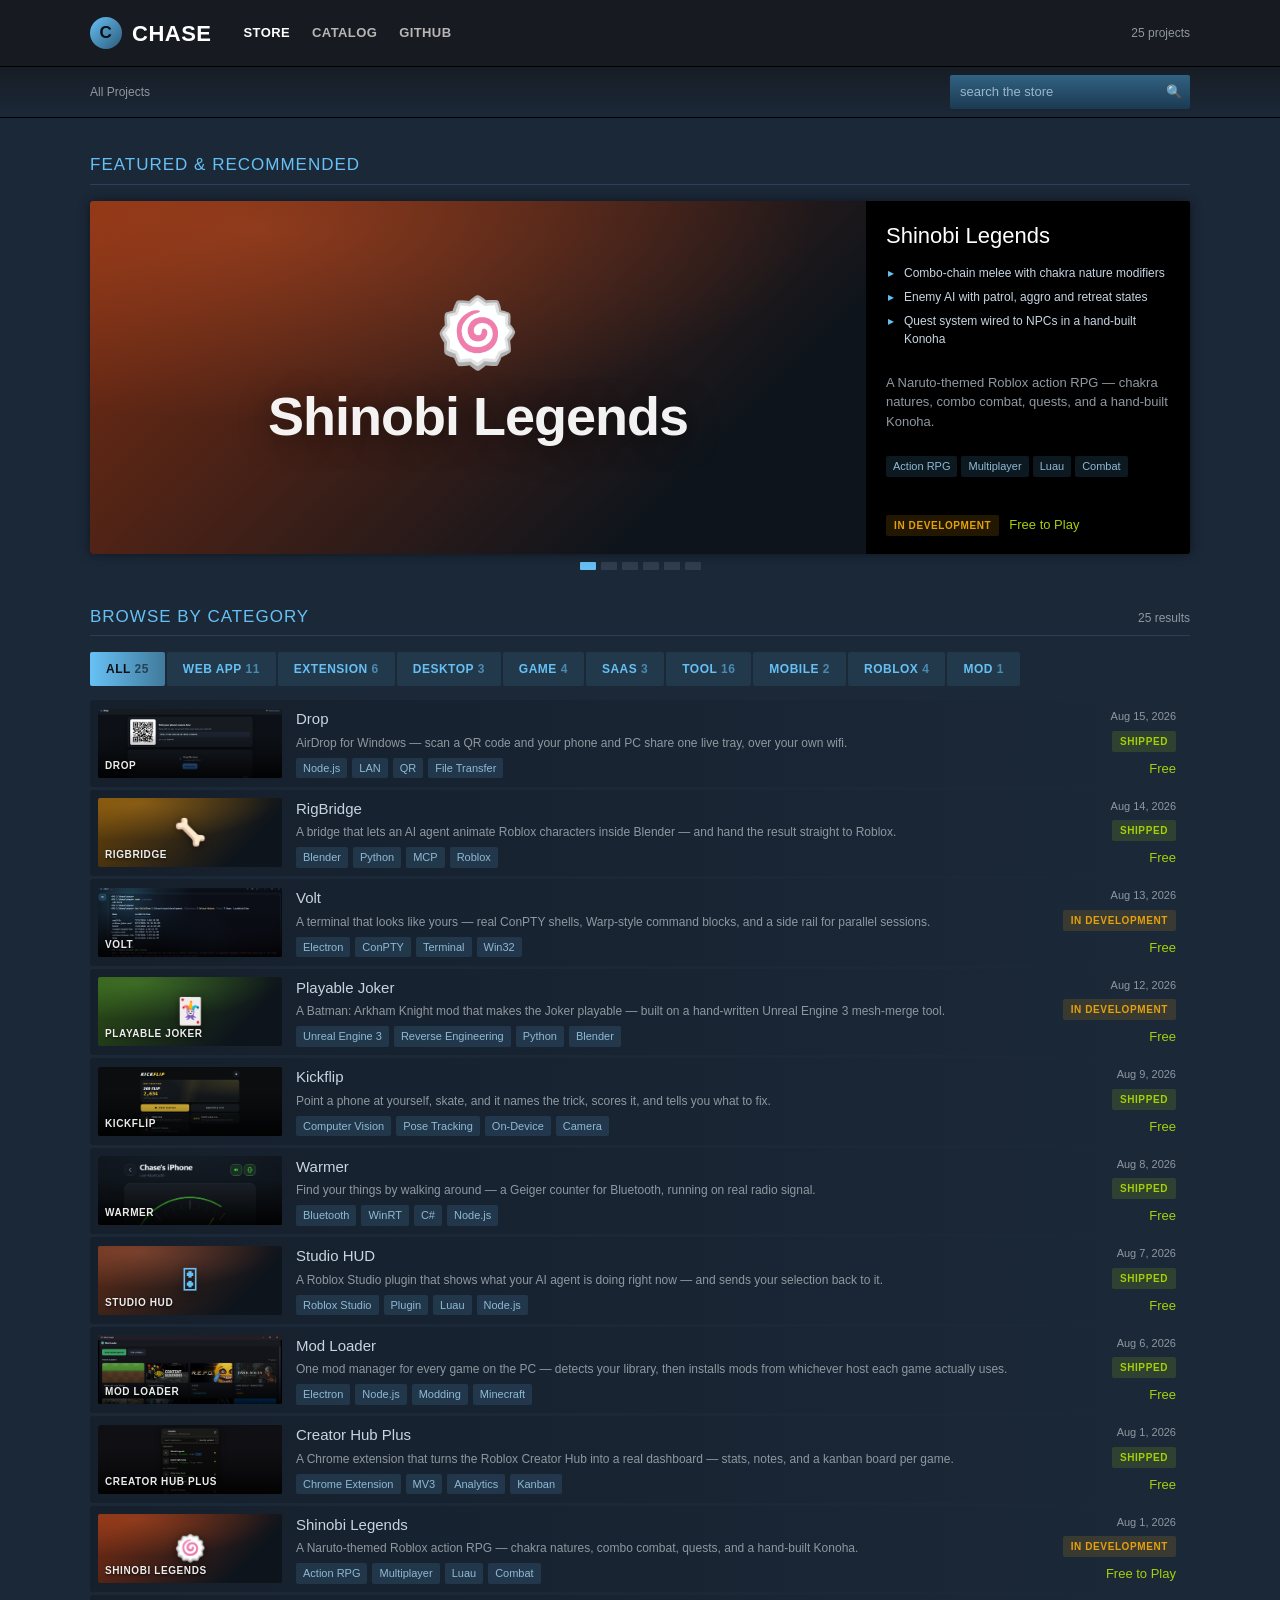
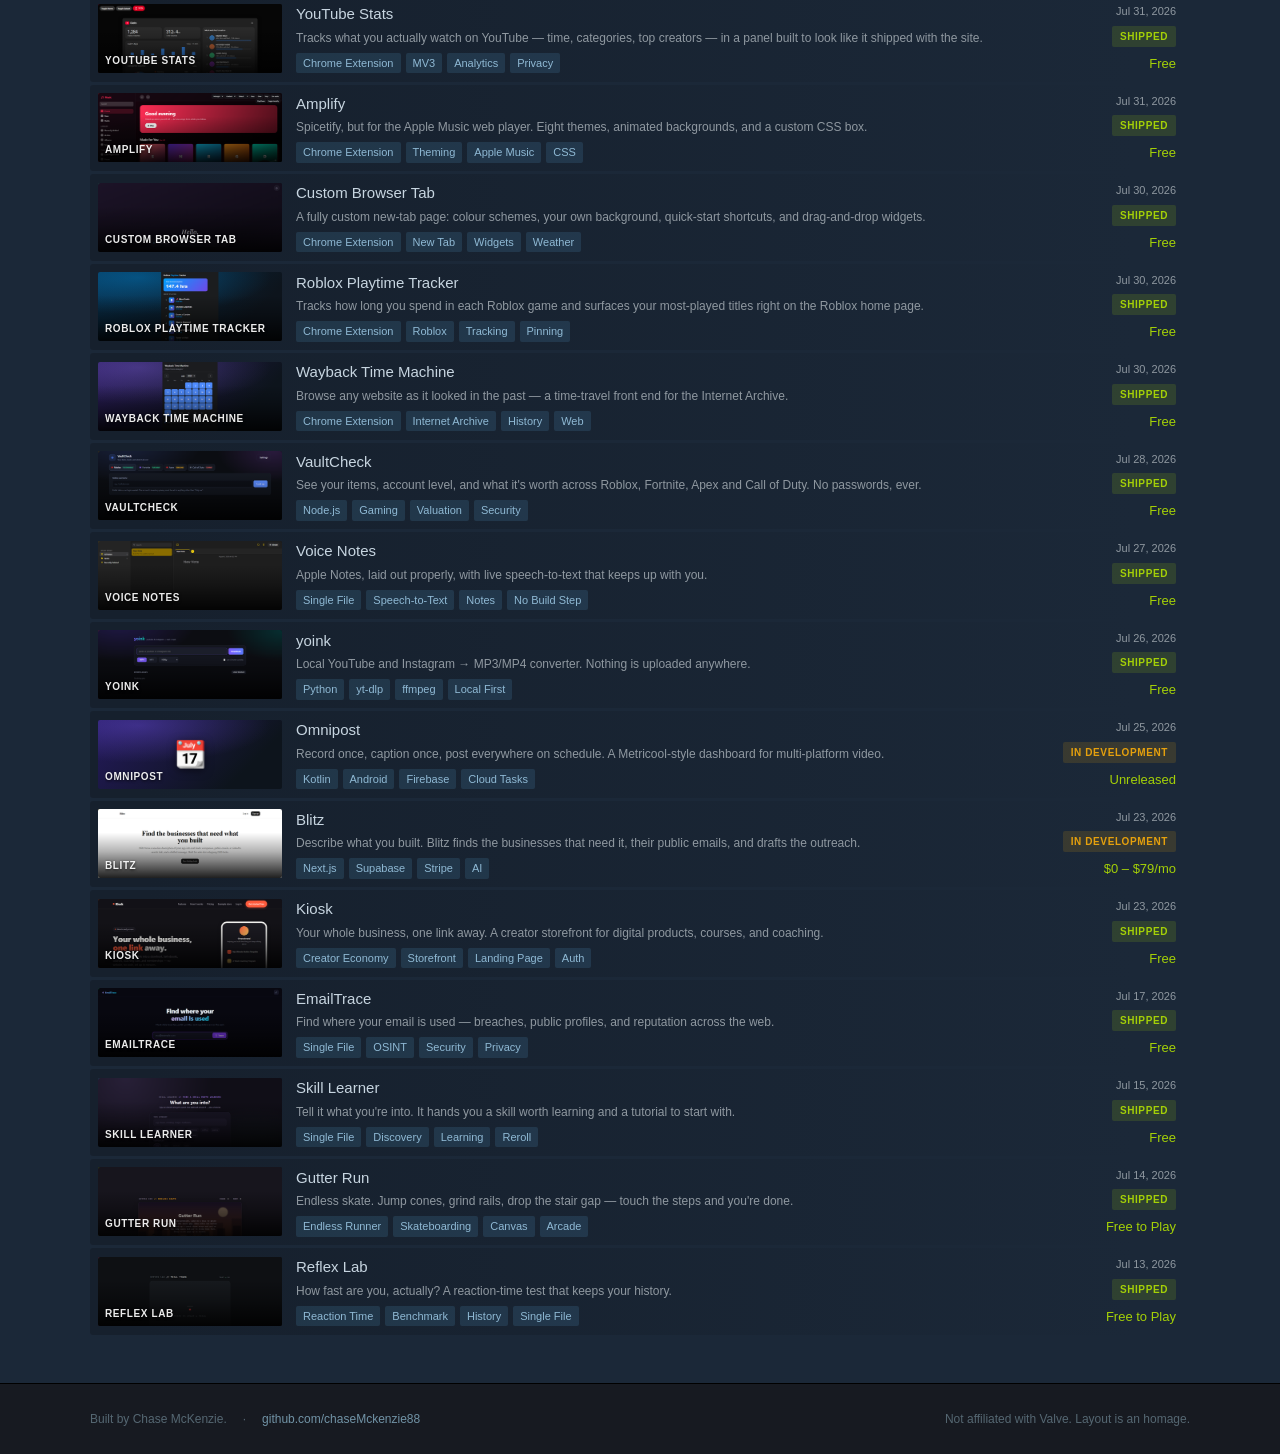
<file: index.html>
<!doctype html>
<html lang="en">
<head>
<meta charset="utf-8">
<meta name="viewport" content="width=device-width, initial-scale=1">
<title>Chase McKenzie — Project Store</title>
<meta name="description" content="Everything I've built, laid out like a store page. Web apps, Chrome extensions, games and SaaS.">
<link rel="icon" href="data:image/svg+xml,<svg xmlns='http://www.w3.org/2000/svg' viewBox='0 0 100 100'><text y='.9em' font-size='90'>🕹️</text></svg>">
<link rel="stylesheet" href="css/steam.css">
</head>
<body>

<header class="topbar">
  <div class="wrap">
    <a class="brand" href="index.html"><span class="mark">C</span> CHASE</a>
    <nav class="mainnav">
      <a href="index.html" class="on">Store</a>
      <a href="#catalog">Catalog</a>
      <a href="https://github.com/chaseMckenzie88" target="_blank" rel="noopener">GitHub</a>
    </nav>
    <div class="topbar-right">
      <span id="count-badge" style="font-size:12px;color:#8f98a0"></span>
    </div>
  </div>
</header>

<div class="storebar">
  <div class="wrap">
    <span class="crumb">All Projects</span>
    <div class="searchbox">
      <input id="q" type="search" placeholder="search the store" autocomplete="off">
      <span class="ico">🔍</span>
    </div>
  </div>
</div>

<main class="wrap">

  <section class="section">
    <div class="section-h">
      <h2>Featured &amp; Recommended</h2>
    </div>
    <div class="feature" id="feature">
      <div class="feature-track" id="feature-track"></div>
      <button class="feature-nav prev" id="f-prev" aria-label="Previous">‹</button>
      <button class="feature-nav next" id="f-next" aria-label="Next">›</button>
    </div>
    <div class="feature-dots" id="feature-dots"></div>
  </section>

  <section class="section" id="catalog">
    <div class="section-h">
      <h2>Browse by Category</h2>
      <span class="right" id="result-count"></span>
    </div>
    <div class="tabs" id="tabs"></div>
    <div class="rows" id="rows"></div>
  </section>

</main>

<footer class="foot">
  <div class="wrap">
    <span>Built by Chase McKenzie.</span>
    <span>·</span>
    <a href="https://github.com/chaseMckenzie88" target="_blank" rel="noopener">github.com/chaseMckenzie88</a>
    <span style="margin-left:auto">Not affiliated with Valve. Layout is an homage.</span>
  </div>
</footer>

<script src="js/data.js"></script>
<script src="js/ui.js"></script>
<script src="js/store.js"></script>
</body>
</html>
</file>
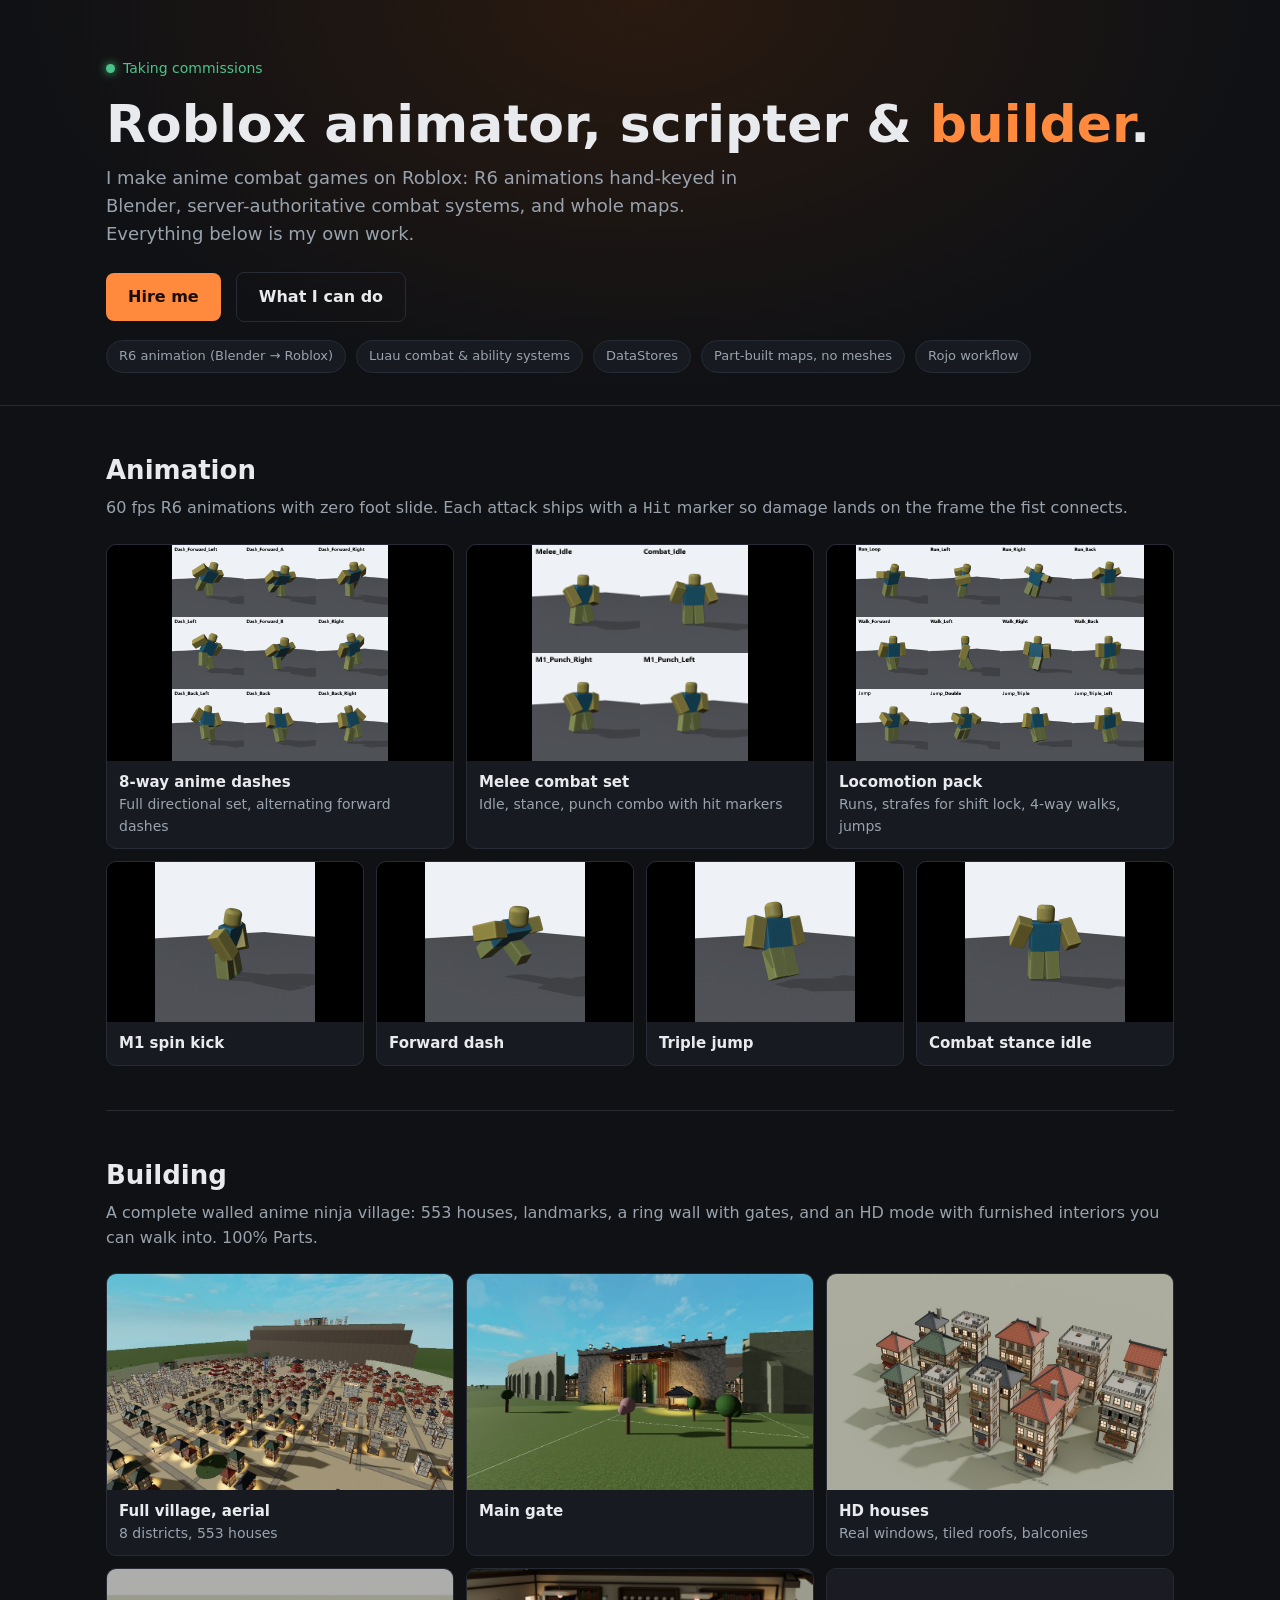
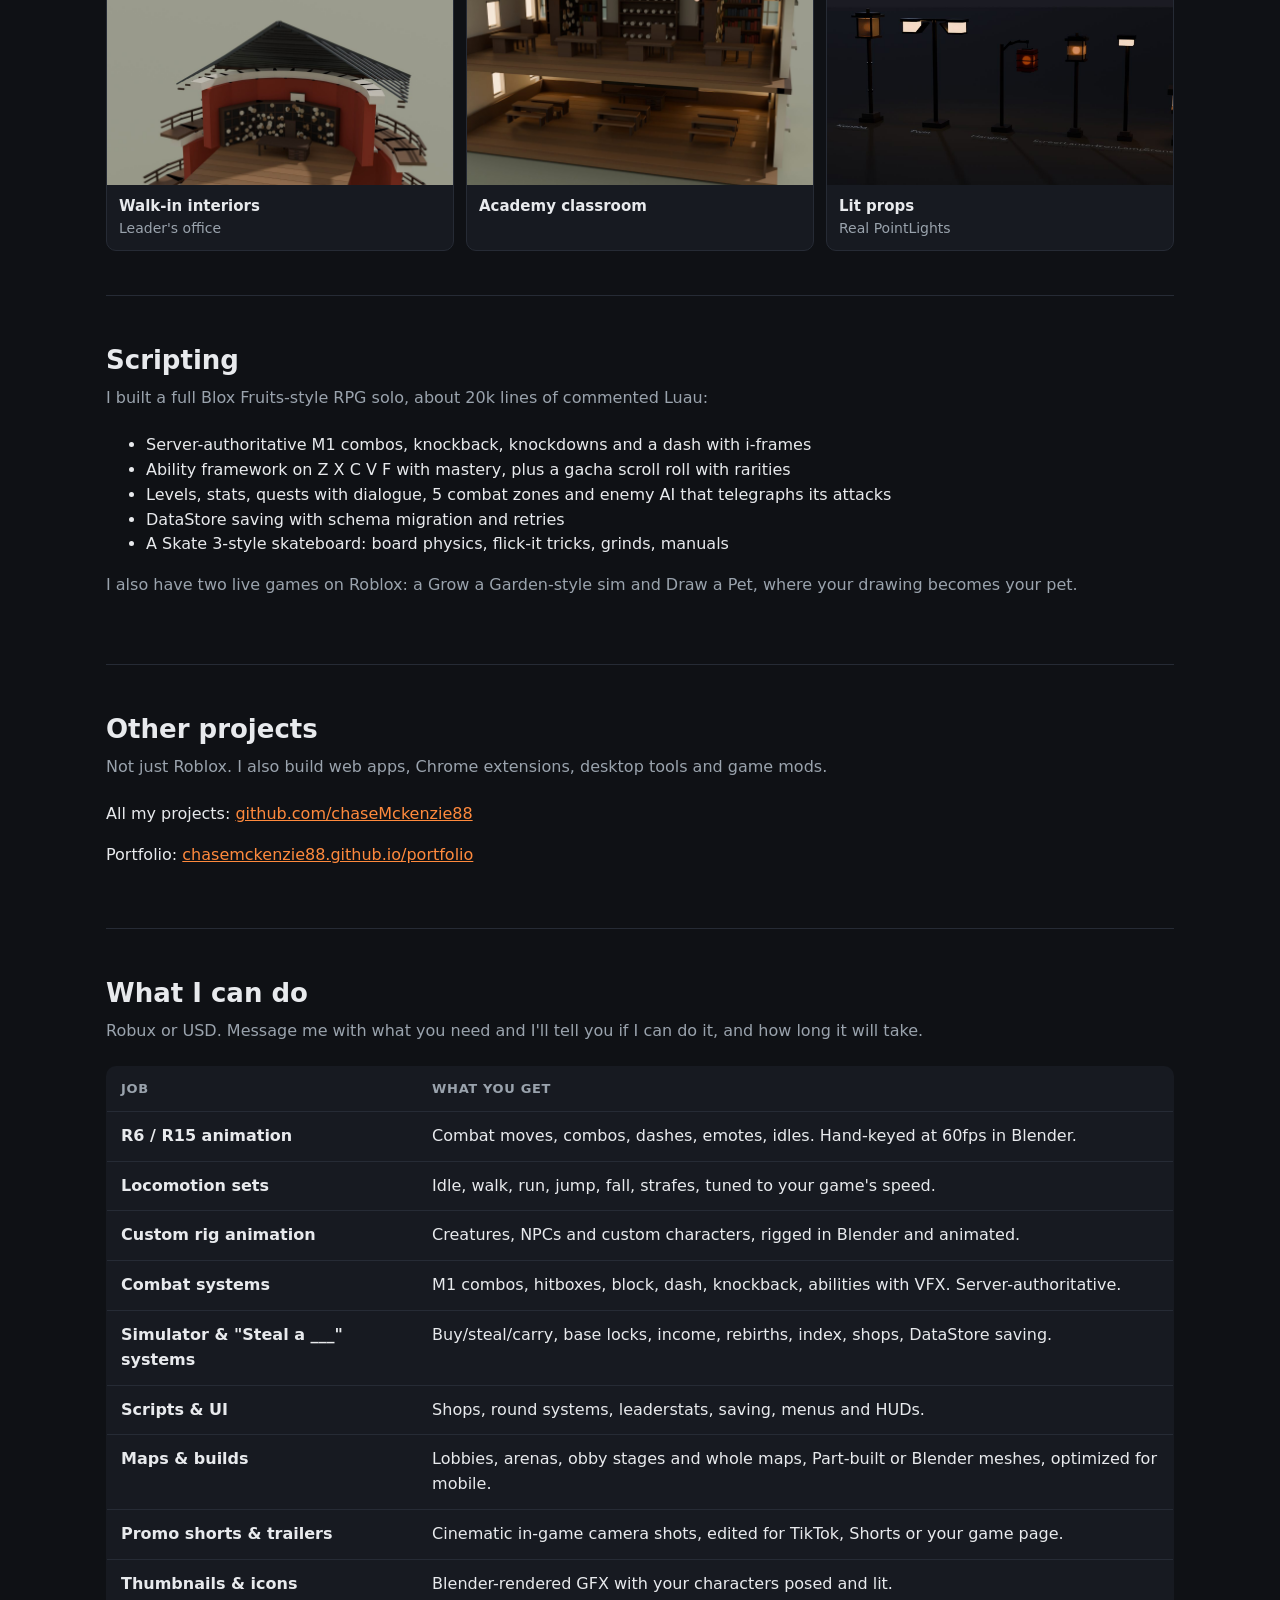
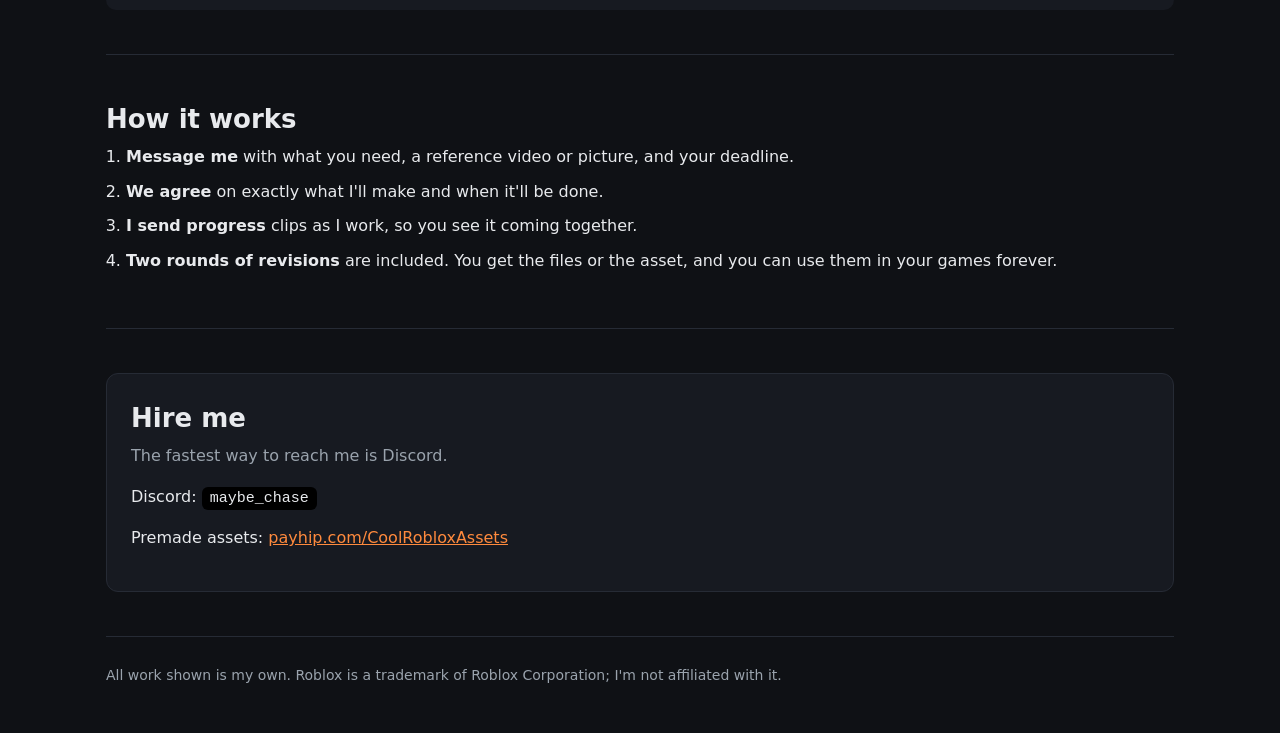
<file: commissions/index.html>
<!doctype html>
<html lang="en">
<head>
<meta charset="utf-8">
<meta name="viewport" content="width=device-width, initial-scale=1">
<title>Chase: Roblox Commissions</title>
<meta name="description" content="Roblox R6 animator, scripter and builder taking commissions: combat systems, anime animations, full maps.">
<link rel="icon" href="data:image/svg+xml,<svg xmlns='http://www.w3.org/2000/svg' viewBox='0 0 100 100'><text y='.9em' font-size='90'>⚔️</text></svg>">
<style>
:root{--bg:#0f1115;--panel:#171a21;--line:#262b35;--ink:#e8eaed;--dim:#9aa3ad;--accent:#ff8a3d;--ok:#4cc38a}
*{box-sizing:border-box}
body{margin:0;background:var(--bg);color:var(--ink);font:16px/1.55 system-ui,Segoe UI,Roboto,sans-serif}
a{color:var(--accent)}
.wrap{max-width:1100px;margin:0 auto;padding:0 16px}
header{padding:56px 0 32px;border-bottom:1px solid var(--line);background:radial-gradient(ellipse at top,#2a1a10 0%,var(--bg) 70%)}
h1{font-size:clamp(30px,6vw,52px);line-height:1.05;margin:0 0 12px}
h1 span{color:var(--accent)}
.lede{color:var(--dim);font-size:18px;max-width:640px;margin:0 0 24px}
.status{display:inline-flex;align-items:center;gap:8px;font-size:14px;color:var(--ok);margin-bottom:18px}
.status::before{content:"";width:9px;height:9px;border-radius:50%;background:var(--ok);box-shadow:0 0 10px var(--ok)}
.cta{display:inline-block;background:var(--accent);color:#1a0d04;font-weight:700;padding:12px 22px;border-radius:8px;text-decoration:none;margin-right:10px}
.cta.ghost{background:transparent;color:var(--ink);border:1px solid var(--line)}
section{padding:44px 0;border-bottom:1px solid var(--line)}
h2{font-size:26px;margin:0 0 6px}
.sub{color:var(--dim);margin:0 0 22px}
.grid{display:grid;gap:12px;grid-template-columns:repeat(auto-fill,minmax(250px,1fr))}
.grid.big{grid-template-columns:repeat(auto-fill,minmax(330px,1fr))}
figure{margin:0;background:var(--panel);border:1px solid var(--line);border-radius:10px;overflow:hidden}
figure img{display:block;width:100%;height:auto;aspect-ratio:16/10;object-fit:cover;background:#000}
figure.gif img{object-fit:contain}
figcaption{padding:10px 12px;font-size:14px;color:var(--dim)}
figcaption b{color:var(--ink);display:block;font-size:15px}
.facts{display:flex;flex-wrap:wrap;gap:10px;margin:18px 0 0}
.facts span{background:var(--panel);border:1px solid var(--line);border-radius:999px;padding:5px 12px;font-size:13px;color:var(--dim)}
table{width:100%;border-collapse:collapse;background:var(--panel);border:1px solid var(--line);border-radius:10px;overflow:hidden}
th,td{text-align:left;padding:12px 14px;border-bottom:1px solid var(--line);vertical-align:top}
th{font-size:13px;text-transform:uppercase;letter-spacing:.05em;color:var(--dim);font-weight:600}
td.p{white-space:nowrap;font-weight:700}
td.p small{display:block;font-weight:400;color:var(--dim)}
tr:last-child td{border-bottom:0}
.tablewrap{overflow-x:auto}
ol.steps{padding-left:20px;margin:0}
ol.steps li{margin:0 0 10px}
.contact{background:var(--panel);border:1px solid var(--line);border-radius:12px;padding:24px}
.contact code{background:#000;padding:3px 8px;border-radius:6px;font-size:15px}
footer{padding:28px 0 48px;color:var(--dim);font-size:14px}
</style>
</head>
<body>

<header>
  <div class="wrap">
    <div class="status" id="status">Taking commissions</div>
    <h1>Roblox animator, scripter &amp; <span>builder</span>.</h1>
    <p class="lede">I make anime combat games on Roblox: R6 animations hand-keyed in Blender, server-authoritative combat systems, and whole maps. Everything below is my own work.</p>
    <a class="cta" href="#contact">Hire me</a>
    <a class="cta ghost" href="#services">What I can do</a>
    <div class="facts">
      <span>R6 animation (Blender → Roblox)</span><span>Luau combat &amp; ability systems</span><span>DataStores</span><span>Part-built maps, no meshes</span><span>Rojo workflow</span>
    </div>
  </div>
</header>

<main class="wrap">

<section id="animation">
  <h2>Animation</h2>
  <p class="sub">60 fps R6 animations with zero foot slide. Each attack ships with a <code>Hit</code> marker so damage lands on the frame the fist connects.</p>
  <div class="grid big">
    <figure class="gif"><img loading="lazy" src="media/dashes.gif" alt="8-way anime dash set"><figcaption><b>8-way anime dashes</b>Full directional set, alternating forward dashes</figcaption></figure>
    <figure class="gif"><img loading="lazy" src="media/melee.gif" alt="Melee combat set"><figcaption><b>Melee combat set</b>Idle, stance, punch combo with hit markers</figcaption></figure>
    <figure class="gif"><img loading="lazy" src="media/R6-LocomotionPack.gif" alt="Locomotion pack"><figcaption><b>Locomotion pack</b>Runs, strafes for shift lock, 4-way walks, jumps</figcaption></figure>
  </div>
  <div class="grid" style="margin-top:12px">
    <figure class="gif"><img loading="lazy" src="media/M1_Spin_Kick.gif" alt="Spin kick"><figcaption><b>M1 spin kick</b></figcaption></figure>
    <figure class="gif"><img loading="lazy" src="media/Dash_Forward_A.gif" alt="Forward dash"><figcaption><b>Forward dash</b></figcaption></figure>
    <figure class="gif"><img loading="lazy" src="media/Jump_Triple.gif" alt="Triple jump"><figcaption><b>Triple jump</b></figcaption></figure>
    <figure class="gif"><img loading="lazy" src="media/Combat_Idle.gif" alt="Combat idle"><figcaption><b>Combat stance idle</b></figcaption></figure>
  </div>
</section>

<section id="building">
  <h2>Building</h2>
  <p class="sub">A complete walled anime ninja village: 553 houses, landmarks, a ring wall with gates, and an HD mode with furnished interiors you can walk into. 100% Parts.</p>
  <div class="grid big">
    <figure><img loading="lazy" src="media/01-aerial.jpg" alt="Village aerial"><figcaption><b>Full village, aerial</b>8 districts, 553 houses</figcaption></figure>
    <figure><img loading="lazy" src="media/05-main-gate.jpg" alt="Main gate"><figcaption><b>Main gate</b></figcaption></figure>
    <figure><img loading="lazy" src="media/12-hd-houses.jpg" alt="HD houses"><figcaption><b>HD houses</b>Real windows, tiled roofs, balconies</figcaption></figure>
    <figure><img loading="lazy" src="media/13-interior-kage-office.jpg" alt="Office interior"><figcaption><b>Walk-in interiors</b>Leader's office</figcaption></figure>
    <figure><img loading="lazy" src="media/14-interior-classroom.jpg" alt="Classroom interior"><figcaption><b>Academy classroom</b></figcaption></figure>
    <figure><img loading="lazy" src="media/20-lamps-night.jpg" alt="Lanterns at night"><figcaption><b>Lit props</b>Real PointLights</figcaption></figure>
  </div>
</section>

<section id="scripting">
  <h2>Scripting</h2>
  <p class="sub">I built a full Blox Fruits-style RPG solo, about 20k lines of commented Luau:</p>
  <ul>
    <li>Server-authoritative M1 combos, knockback, knockdowns and a dash with i-frames</li>
    <li>Ability framework on Z X C V F with mastery, plus a gacha scroll roll with rarities</li>
    <li>Levels, stats, quests with dialogue, 5 combat zones and enemy AI that telegraphs its attacks</li>
    <li>DataStore saving with schema migration and retries</li>
    <li>A Skate 3-style skateboard: board physics, flick-it tricks, grinds, manuals</li>
  </ul>
  <p class="sub" style="margin-top:14px">I also have two live games on Roblox: a Grow a Garden-style sim and Draw a Pet, where your drawing becomes your pet.</p>
</section>

<section id="more">
  <h2>Other projects</h2>
  <p class="sub">Not just Roblox. I also build web apps, Chrome extensions, desktop tools and game mods.</p>
  <p style="margin-top:12px">All my projects: <a href="https://github.com/chaseMckenzie88" target="_blank" rel="noopener">github.com/chaseMckenzie88</a></p>
  <p>Portfolio: <a href="https://chasemckenzie88.github.io/portfolio/" target="_blank" rel="noopener">chasemckenzie88.github.io/portfolio</a></p>
</section>

<section id="services">
  <h2>What I can do</h2>
  <p class="sub">Robux or USD. Message me with what you need and I'll tell you if I can do it, and how long it will take.</p>
  <div class="tablewrap"><table id="service-table">
    <thead><tr><th>Job</th><th>What you get</th></tr></thead>
    <tbody></tbody>
  </table></div>
</section>

<section id="how">
  <h2>How it works</h2>
  <ol class="steps">
    <li><b>Message me</b> with what you need, a reference video or picture, and your deadline.</li>
    <li><b>We agree</b> on exactly what I'll make and when it'll be done.</li>
    <li><b>I send progress</b> clips as I work, so you see it coming together.</li>
    <li><b>Two rounds of revisions</b> are included. You get the files or the asset, and you can use them in your games forever.</li>
  </ol>
</section>

<section id="contact">
  <div class="contact">
    <h2>Hire me</h2>
    <p class="sub" style="margin-bottom:12px">The fastest way to reach me is Discord.</p>
    <p>Discord: <code id="discord"></code></p>
    <p id="roblox-row">Roblox: <a id="roblox" target="_blank" rel="noopener"></a></p>
    <p>Premade assets: <a href="https://payhip.com/CoolRobloxAssets" target="_blank" rel="noopener">payhip.com/CoolRobloxAssets</a></p>
  </div>
</section>

</main>

<footer><div class="wrap">All work shown is my own. Roblox is a trademark of Roblox Corporation; I'm not affiliated with it.</div></footer>

<script>
// ---- Edit these ----
const CONTACT = {
  discord: "maybe_chase",
  roblox:  "",                      // full profile URL, or leave "" to hide
};
const OPEN = true;                  // false shows "Commissions closed"
const SERVICES = [
  ["R6 / R15 animation", "Combat moves, combos, dashes, emotes, idles. Hand-keyed at 60fps in Blender."],
  ["Locomotion sets", "Idle, walk, run, jump, fall, strafes, tuned to your game's speed."],
  ["Custom rig animation", "Creatures, NPCs and custom characters, rigged in Blender and animated."],
  ["Combat systems", "M1 combos, hitboxes, block, dash, knockback, abilities with VFX. Server-authoritative."],
  ["Simulator & \"Steal a ___\" systems", "Buy/steal/carry, base locks, income, rebirths, index, shops, DataStore saving."],
  ["Scripts & UI", "Shops, round systems, leaderstats, saving, menus and HUDs."],
  ["Maps & builds", "Lobbies, arenas, obby stages and whole maps, Part-built or Blender meshes, optimized for mobile."],
  ["Promo shorts & trailers", "Cinematic in-game camera shots, edited for TikTok, Shorts or your game page."],
  ["Thumbnails & icons", "Blender-rendered GFX with your characters posed and lit."],
];
// --------------------

document.querySelector("#service-table tbody").innerHTML = SERVICES.map(([job, what]) =>
  `<tr><td><b>${job}</b></td><td>${what}</td></tr>`
).join("");
document.getElementById("discord").textContent = CONTACT.discord;
if (CONTACT.roblox) { const a = document.getElementById("roblox"); a.href = CONTACT.roblox; a.textContent = CONTACT.roblox.replace(/^https?:\/\//, ""); }
else document.getElementById("roblox-row").remove();
if (!OPEN) { const s = document.getElementById("status"); s.textContent = "Commissions closed"; s.style.color = "#9aa3ad"; }
</script>
</body>
</html>
</file>
<file: css/steam.css>
/* ── Steam-flavoured theme ───────────────────────────────────────────── */

:root {
  --bg-top: #171a21;
  --bg: #1b2838;
  --panel: #16202d;
  --panel-2: #1f2b3a;
  --panel-3: #223046;
  --line: #2a3f5a;

  --text: #c7d5e0;
  --text-dim: #8f98a0;
  --text-bright: #ffffff;

  --blue: #66c0f4;
  --blue-2: #1a9fff;
  --btn-blue-a: #67c1f5;
  --btn-blue-b: #417a9b;

  --green: #a4d007;
  --green-a: #75b022;
  --green-b: #588a1b;
  --green-box: #4c6b22;

  --orange: #e5a00d;

  --shadow: 0 0 12px rgba(0, 0, 0, 0.45);
  --radius: 3px;
  --w: 1100px;
}

* { box-sizing: border-box; }

html { scroll-behavior: smooth; }

body {
  margin: 0;
  background: var(--bg);
  color: var(--text);
  font: 14px/1.5 "Motiva Sans", Arial, Helvetica, sans-serif;
  -webkit-font-smoothing: antialiased;
}

a { color: var(--blue); text-decoration: none; }
a:hover { color: var(--text-bright); }

img { display: block; max-width: 100%; }

.wrap { width: min(var(--w), calc(100vw - 32px)); margin: 0 auto; }

/* ── Header ──────────────────────────────────────────────────────────── */

.topbar {
  background: var(--bg-top);
  border-bottom: 1px solid #000;
}
.topbar .wrap {
  display: flex;
  align-items: center;
  gap: 24px;
  height: 66px;
}
.brand {
  display: flex;
  align-items: center;
  gap: 10px;
  font-size: 22px;
  font-weight: 700;
  color: var(--text-bright);
  letter-spacing: .5px;
}
.brand .mark {
  width: 32px; height: 32px;
  display: grid; place-items: center;
  border-radius: 50%;
  background: linear-gradient(135deg, var(--blue), #2d5a7a);
  color: #0b1015; font-size: 17px; font-weight: 800;
}
.brand:hover { color: var(--text-bright); }

.mainnav { display: flex; gap: 22px; margin-left: 8px; }
.mainnav a {
  color: #b8b6b4;
  font-size: 13px;
  font-weight: 700;
  text-transform: uppercase;
  letter-spacing: .4px;
  padding: 4px 0;
}
.mainnav a:hover, .mainnav a.on { color: var(--text-bright); }

.topbar-right { margin-left: auto; display: flex; align-items: center; gap: 14px; }
.topbar-right a { font-size: 12px; color: #8f98a0; }

/* second (store) bar */
.storebar { background: linear-gradient(180deg, #171d25 0%, #1b2838 100%); border-bottom: 1px solid #000; }
.storebar .wrap { display: flex; align-items: center; gap: 8px; height: 50px; }
.storebar .crumb { font-size: 12px; color: var(--text-dim); }
.storebar .crumb a { color: var(--text-dim); }
.storebar .crumb a:hover { color: var(--blue); }
.storebar .sep { color: #4a5a6a; margin: 0 4px; }

.searchbox { margin-left: auto; position: relative; }
.searchbox input {
  background: linear-gradient(180deg, #316282 0%, #1c3a52 100%);
  border: none;
  border-radius: 2px;
  color: var(--text-bright);
  font: inherit;
  font-size: 13px;
  padding: 7px 34px 7px 10px;
  width: 240px;
  outline: none;
}
.searchbox input::placeholder { color: #99b6cc; }
.searchbox input:focus { background: linear-gradient(180deg, #3b7ba8 0%, #235070 100%); }
.searchbox .ico {
  position: absolute; right: 8px; top: 50%; transform: translateY(-50%);
  color: #b0d7f0; pointer-events: none; font-size: 13px;
}

/* ── Section headings ────────────────────────────────────────────────── */

.section { margin: 34px 0; }
.section-h {
  display: flex;
  align-items: baseline;
  gap: 12px;
  border-bottom: 1px solid #2a3f5a;
  padding-bottom: 6px;
  margin-bottom: 16px;
}
.section-h h2 {
  margin: 0;
  font-size: 17px;
  font-weight: 400;
  color: var(--blue);
  text-transform: uppercase;
  letter-spacing: 1px;
}
.section-h .sub { font-size: 12px; color: var(--text-dim); }
.section-h .right { margin-left: auto; font-size: 12px; color: var(--text-dim); }

/* ── Featured carousel ───────────────────────────────────────────────── */

.feature {
  position: relative;
  background: #000;
  border-radius: var(--radius);
  overflow: hidden;
  box-shadow: var(--shadow);
}
.feature-track { display: flex; transition: transform .45s cubic-bezier(.4,0,.2,1); }
.feature-slide {
  min-width: 100%;
  display: grid;
  grid-template-columns: 1fr 324px;
  min-height: 353px;
}
.feature-art {
  position: relative;
  display: grid;
  place-items: center;
  overflow: hidden;
}
.feature-art .art-title {
  font-size: clamp(28px, 4.4vw, 54px);
  font-weight: 800;
  letter-spacing: -1px;
  color: rgba(255,255,255,.95);
  text-shadow: 0 4px 30px rgba(0,0,0,.6);
  text-align: center;
  padding: 0 24px;
}
.feature-art .art-icon { font-size: 68px; line-height: 1; margin-bottom: 10px; text-align: center; }
.feature-info {
  background: rgba(0,0,0,.4);
  backdrop-filter: blur(4px);
  padding: 18px 20px;
  display: flex;
  flex-direction: column;
  gap: 12px;
}
.feature-info h3 { margin: 0; font-size: 22px; font-weight: 400; color: var(--text-bright); }
.feature-info .tagline { font-size: 13px; color: var(--text-dim); line-height: 1.5; }
.feature-thumbs { display: grid; grid-template-columns: repeat(2, 1fr); gap: 4px; }
.feature-thumb {
  height: 68px; border-radius: 2px;
  background-size: cover; background-position: center; background-color: #0e141b;
}
.feature-points { list-style: none; margin: 0; padding: 0; display: grid; gap: 6px; }
.feature-points li { position: relative; padding-left: 18px; font-size: 12px; color: var(--text); }
.feature-points li::before { content: "▸"; position: absolute; left: 2px; color: var(--blue); }
.feature-info .taglist { display: flex; flex-wrap: wrap; gap: 4px; }
.feature-info .price-row { margin-top: auto; display: flex; align-items: center; gap: 10px; }

.feature-nav {
  position: absolute; top: 0; bottom: 0; width: 44px;
  display: grid; place-items: center;
  background: rgba(0,0,0,.35);
  border: none; color: #fff; font-size: 22px; cursor: pointer;
  opacity: 0; transition: opacity .2s;
}
.feature:hover .feature-nav { opacity: 1; }
.feature-nav:hover { background: rgba(0,0,0,.6); }
.feature-nav.prev { left: 0; }
.feature-nav.next { right: 0; }

.feature-dots { display: flex; justify-content: center; gap: 5px; margin-top: 8px; }
.feature-dots button {
  width: 16px; height: 8px; border: none; border-radius: 1px;
  background: #2f3d4d; cursor: pointer; padding: 0;
}
.feature-dots button.on { background: var(--blue); }

/* ── Filter tabs ─────────────────────────────────────────────────────── */

.tabs { display: flex; flex-wrap: wrap; gap: 2px; margin-bottom: 14px; }
.tabs button {
  background: rgba(103, 193, 245, .1);
  border: none;
  color: var(--blue);
  font: inherit; font-size: 12px; font-weight: 700;
  text-transform: uppercase; letter-spacing: .5px;
  padding: 8px 16px;
  cursor: pointer;
  border-radius: 2px;
  transition: background .15s, color .15s;
}
.tabs button:hover { background: rgba(103, 193, 245, .2); color: var(--text-bright); }
.tabs button.on { background: linear-gradient(90deg, var(--btn-blue-a), var(--btn-blue-b)); color: #0b1015; }

/* ── Store rows (list view) ──────────────────────────────────────────── */

.rows { display: flex; flex-direction: column; gap: 3px; }
.row {
  display: grid;
  grid-template-columns: 184px 1fr auto;
  gap: 14px;
  align-items: center;
  background: linear-gradient(90deg, #16202d 5%, #1b2838 95%);
  border-radius: var(--radius);
  padding: 8px 14px 8px 8px;
  transition: background .15s, transform .1s;
}
.row:hover { background: #2a3f5a; }
.row:hover .row-title { color: var(--text-bright); }
.row-cap {
  height: 69px; border-radius: 2px; overflow: hidden;
  display: grid; place-items: center; position: relative;
}
.row-cap .cap-icon { font-size: 26px; filter: drop-shadow(0 2px 4px rgba(0,0,0,.5)); }
.row-cap .cap-name {
  position: absolute; bottom: 5px; left: 7px; right: 7px;
  font-size: 10px; font-weight: 700; letter-spacing: .6px;
  text-transform: uppercase; color: rgba(255,255,255,.92);
  text-shadow: 0 1px 3px rgba(0,0,0,.8);
  white-space: nowrap; overflow: hidden; text-overflow: ellipsis;
}
.row-body { min-width: 0; }
.row-title { font-size: 15px; color: var(--text); margin-bottom: 4px; }
.row-desc {
  font-size: 12px; color: var(--text-dim); line-height: 1.4;
  display: -webkit-box; -webkit-line-clamp: 2; -webkit-box-orient: vertical; overflow: hidden;
}
.row-meta { display: flex; gap: 5px; flex-wrap: wrap; margin-top: 6px; }
.row-right { text-align: right; white-space: nowrap; }
.row-date { font-size: 11px; color: var(--text-dim); margin-bottom: 5px; }

/* ── Grid view ───────────────────────────────────────────────────────── */

.grid { display: grid; grid-template-columns: repeat(auto-fill, minmax(232px, 1fr)); gap: 14px; }
.card {
  background: var(--panel);
  border-radius: var(--radius);
  overflow: hidden;
  transition: transform .12s, box-shadow .12s;
  display: flex; flex-direction: column;
}
.card:hover { transform: translateY(-2px); box-shadow: 0 6px 18px rgba(0,0,0,.5); }
.card:hover .card-title { color: var(--text-bright); }
.card-cap { aspect-ratio: 460 / 215; display: grid; place-items: center; position: relative; }
.card-cap .cap-icon { font-size: 40px; filter: drop-shadow(0 3px 6px rgba(0,0,0,.5)); }
.card-cap .cap-name {
  position: absolute; bottom: 9px; left: 12px; right: 12px;
  font-size: 13px; font-weight: 800; letter-spacing: 1px;
  text-transform: uppercase; color: rgba(255,255,255,.95);
  text-shadow: 0 2px 6px rgba(0,0,0,.8);
}
.card-body { padding: 10px 12px 12px; display: flex; flex-direction: column; gap: 7px; flex: 1; }
.card-title { font-size: 14px; color: var(--text); }
.card-desc {
  font-size: 12px; color: var(--text-dim); line-height: 1.45;
  display: -webkit-box; -webkit-line-clamp: 3; -webkit-box-orient: vertical; overflow: hidden;
}
.card-foot { margin-top: auto; display: flex; align-items: center; gap: 8px; padding-top: 4px; }

/* ── Bits ────────────────────────────────────────────────────────────── */

.tag {
  display: inline-block;
  background: rgba(103, 193, 245, .13);
  color: #8fb9d4;
  font-size: 11px;
  padding: 2px 7px;
  border-radius: 2px;
  white-space: nowrap;
}
.tag:hover { background: rgba(103,193,245,.25); color: var(--text-bright); }

.price { font-size: 13px; color: var(--green); white-space: nowrap; }
.price.unreleased { color: var(--text-dim); }

.pill {
  display: inline-block;
  font-size: 10px; font-weight: 700; text-transform: uppercase; letter-spacing: .6px;
  padding: 3px 8px; border-radius: 2px;
}
.pill.shipped { background: rgba(164, 208, 7, .15); color: var(--green); }
.pill.dev { background: rgba(229, 160, 13, .15); color: var(--orange); }

.btn {
  display: inline-block;
  border: none; cursor: pointer;
  font: inherit; font-size: 14px; font-weight: 400;
  padding: 8px 18px; border-radius: 2px;
  color: #fff; text-align: center;
  background: linear-gradient(180deg, var(--btn-blue-a) 0%, var(--btn-blue-b) 60%, var(--btn-blue-b) 100%);
}
.btn:hover { background: linear-gradient(180deg, #8ed3fa 0%, #4f8fb3 60%, #4f8fb3 100%); color: #fff; }
.btn.green { background: linear-gradient(180deg, var(--green-a) 0%, var(--green-b) 60%, var(--green-b) 100%); }
.btn.green:hover { background: linear-gradient(180deg, #8ed42c 0%, #6ba321 60%, #6ba321 100%); }
.btn.ghost { background: rgba(103,193,245,.15); color: var(--blue); }
.btn.ghost:hover { background: rgba(103,193,245,.28); color: #fff; }
.btn.dead { background: #3a4c5f; color: #8f98a0; cursor: not-allowed; }
.btn.dead:hover { background: #3a4c5f; color: #8f98a0; }
.btn.sm { font-size: 12px; padding: 6px 13px; }

/* ── App page ────────────────────────────────────────────────────────── */

.apphead { margin: 20px 0 14px; }
.apphead h1 { margin: 0; font-size: 26px; font-weight: 400; color: var(--text-bright); }

.appgrid { display: grid; grid-template-columns: 1fr 324px; gap: 14px; align-items: start; }

/* media */
.media { background: transparent; }
.stage {
  position: relative;
  aspect-ratio: 16 / 9;
  background: #000;
  border-radius: 2px;
  overflow: hidden;
  display: grid; place-items: center;
}
.stage video, .stage img { width: 100%; height: 100%; object-fit: contain; background: #000; }
.stage-empty {
  width: 100%; height: 100%;
  display: grid; place-items: center; align-content: center; gap: 10px;
  text-align: center; padding: 24px;
}
.stage-empty .big { font-size: 54px; opacity: .9; }
.stage-empty .t { font-size: 17px; color: rgba(255,255,255,.9); }
.stage-empty .s { font-size: 12px; color: rgba(255,255,255,.55); max-width: 380px; }

.strip { display: flex; gap: 5px; margin-top: 5px; overflow-x: auto; padding-bottom: 4px; }
.strip::-webkit-scrollbar { height: 6px; }
.strip::-webkit-scrollbar-thumb { background: #3a4c5f; border-radius: 3px; }
.strip button {
  flex: 0 0 116px; height: 65px; padding: 0;
  border: 2px solid transparent; border-radius: 2px;
  background: #0e141b; cursor: pointer; overflow: hidden;
  display: grid; place-items: center;
  opacity: .6; transition: opacity .15s;
}
.strip button:hover { opacity: 1; }
.strip button.on { opacity: 1; border-color: var(--blue); }
.strip button img { width: 100%; height: 100%; object-fit: cover; }
.strip button .ph { font-size: 20px; }

/* sidebar */
.side { display: flex; flex-direction: column; gap: 12px; }
.side-cap { aspect-ratio: 324 / 151; border-radius: 2px; display: grid; place-items: center; position: relative; }
.side-cap .cap-icon { font-size: 46px; filter: drop-shadow(0 3px 8px rgba(0,0,0,.55)); }
.side-cap .cap-name {
  position: absolute; bottom: 10px; left: 14px; right: 14px;
  font-size: 14px; font-weight: 800; letter-spacing: 1.2px; text-transform: uppercase;
  color: rgba(255,255,255,.95); text-shadow: 0 2px 6px rgba(0,0,0,.8);
}
/* ── Screenshot cover art ────────────────────────────────────────────────
   A project's first screenshot sits on top of its procedural gradient. The
   gradient stays underneath as the fallback, so a missing file degrades to the
   old look instead of a hole. Anchored to the top because the top of a home
   page (header, hero, nav) is the recognisable part once it's cropped. */
.cap-shot {
  position: absolute; inset: 0;
  width: 100%; height: 100%;
  object-fit: cover; object-position: top center;
  z-index: 0;
}
/* The emoji stood in for art; with a real shot behind it, it just occludes. */
.has-cover .cap-icon,
.feature-art.has-cover .art-icon { display: none; }

/* Scrim so the uppercase name stays readable over a bright screenshot. */
.has-cover::after {
  content: "";
  position: absolute; inset: 0;
  background: linear-gradient(to top,
    rgba(0,0,0,.88) 0%, rgba(0,0,0,.30) 38%, rgba(0,0,0,0) 66%);
  pointer-events: none;
  z-index: 1;
}
/* z-index only — .cap-name is already absolutely positioned into the scrim by
   .row-cap / .card-cap / .side-cap. Setting `position` here would drop it back
   into the grid and centre it over the screenshot. */
.has-cover .cap-name { z-index: 2; }
.feature-art.has-cover > div { position: relative; z-index: 2; }

/* On the big carousel slide the title drops to the bottom rather than sitting
   dead-centre over the screenshot. */
.feature-art.has-cover { place-items: end stretch; }
.feature-art.has-cover .art-title {
  font-size: clamp(20px, 2.6vw, 34px);
  text-align: left;
  padding: 0 22px 18px;
}

.side-desc { font-size: 13px; line-height: 1.6; color: var(--text); }

.factbox { display: flex; flex-direction: column; gap: 1px; font-size: 12px; }
.fact { display: grid; grid-template-columns: 96px 1fr; gap: 10px; padding: 5px 0; }
.fact dt { color: var(--text-dim); }
.fact dd { margin: 0; color: var(--text); }
.fact dd .taglist { display: flex; flex-wrap: wrap; gap: 4px; }

.reviewbox { background: var(--panel); border-radius: 2px; padding: 10px 12px; font-size: 12px; }
.reviewbox .label { color: var(--text-dim); margin-bottom: 3px; }
.reviewbox .verdict { font-size: 14px; }
.reviewbox .verdict.good { color: var(--blue); }
.reviewbox .verdict.wip { color: var(--orange); }

/* purchase box */
.buybox {
  background: linear-gradient(135deg, #2a3f5a 0%, #1e3247 100%);
  border-radius: var(--radius);
  padding: 14px 16px;
  margin: 16px 0;
}
.buybox h3 { margin: 0 0 12px; font-size: 15px; font-weight: 400; color: var(--text-bright); }
.buyrow {
  background: rgba(0,0,0,.25);
  border-radius: 2px;
  padding: 10px 12px;
  display: flex; align-items: center; gap: 14px; flex-wrap: wrap;
}
.buyrow .buyprice { font-size: 15px; color: var(--text); }
.buyrow .actions { display: flex; gap: 8px; margin-left: auto; }
.buynote { font-size: 11px; color: var(--text-dim); margin-top: 8px; }

/* about + specs */
.panel {
  background: linear-gradient(180deg, #1b2838 0%, #16202d 100%);
  border-radius: var(--radius);
  padding: 18px 20px;
  margin-top: 14px;
}
.panel h2 {
  margin: 0 0 14px;
  font-size: 15px; font-weight: 700; text-transform: uppercase; letter-spacing: 1px;
  color: var(--text-dim);
  border-bottom: 1px solid #2a3f5a; padding-bottom: 8px;
}
.panel p { margin: 0 0 12px; font-size: 14px; line-height: 1.7; }
.panel p:last-child { margin-bottom: 0; }

.hl { list-style: none; margin: 0 0 16px; padding: 0; display: grid; gap: 7px; }
.hl li { position: relative; padding-left: 22px; font-size: 14px; }
.hl li::before { content: "▸"; position: absolute; left: 4px; color: var(--blue); }

.specs { display: grid; gap: 1px; font-size: 13px; }
.spec { display: grid; grid-template-columns: 150px 1fr; gap: 14px; padding: 7px 0; border-bottom: 1px solid rgba(42,63,90,.5); }
.spec:last-child { border-bottom: none; }
.spec dt { color: var(--text-dim); }
.spec dd { margin: 0; }

.featlist { display: flex; flex-wrap: wrap; gap: 6px; }
.featlist span {
  font-size: 12px; color: var(--blue);
  background: rgba(103,193,245,.1);
  padding: 4px 10px; border-radius: 2px;
}

.backlink { display: inline-block; margin: 16px 0 0; font-size: 12px; }

/* ── Footer ──────────────────────────────────────────────────────────── */

.foot {
  margin-top: 48px;
  background: var(--bg-top);
  border-top: 1px solid #000;
  padding: 26px 0;
  color: #556772;
  font-size: 12px;
}
.foot .wrap { display: flex; gap: 16px; align-items: center; flex-wrap: wrap; }
.foot a { color: #7193a6; }

.empty { text-align: center; padding: 60px 20px; color: var(--text-dim); }

/* ── Responsive ──────────────────────────────────────────────────────── */

@media (max-width: 900px) {
  .appgrid { grid-template-columns: 1fr; }
  .feature-slide { grid-template-columns: 1fr; }
  .feature-art { min-height: 200px; }
  .mainnav { display: none; }
  .searchbox input { width: 150px; }
}
@media (max-width: 620px) {
  .row { grid-template-columns: 120px 1fr; }
  .row-right { grid-column: 2; text-align: left; }
  .spec, .fact { grid-template-columns: 1fr; gap: 2px; }
  .topbar .wrap { height: 56px; }
  .storebar .crumb { font-size: 11px; }
}
</file>
